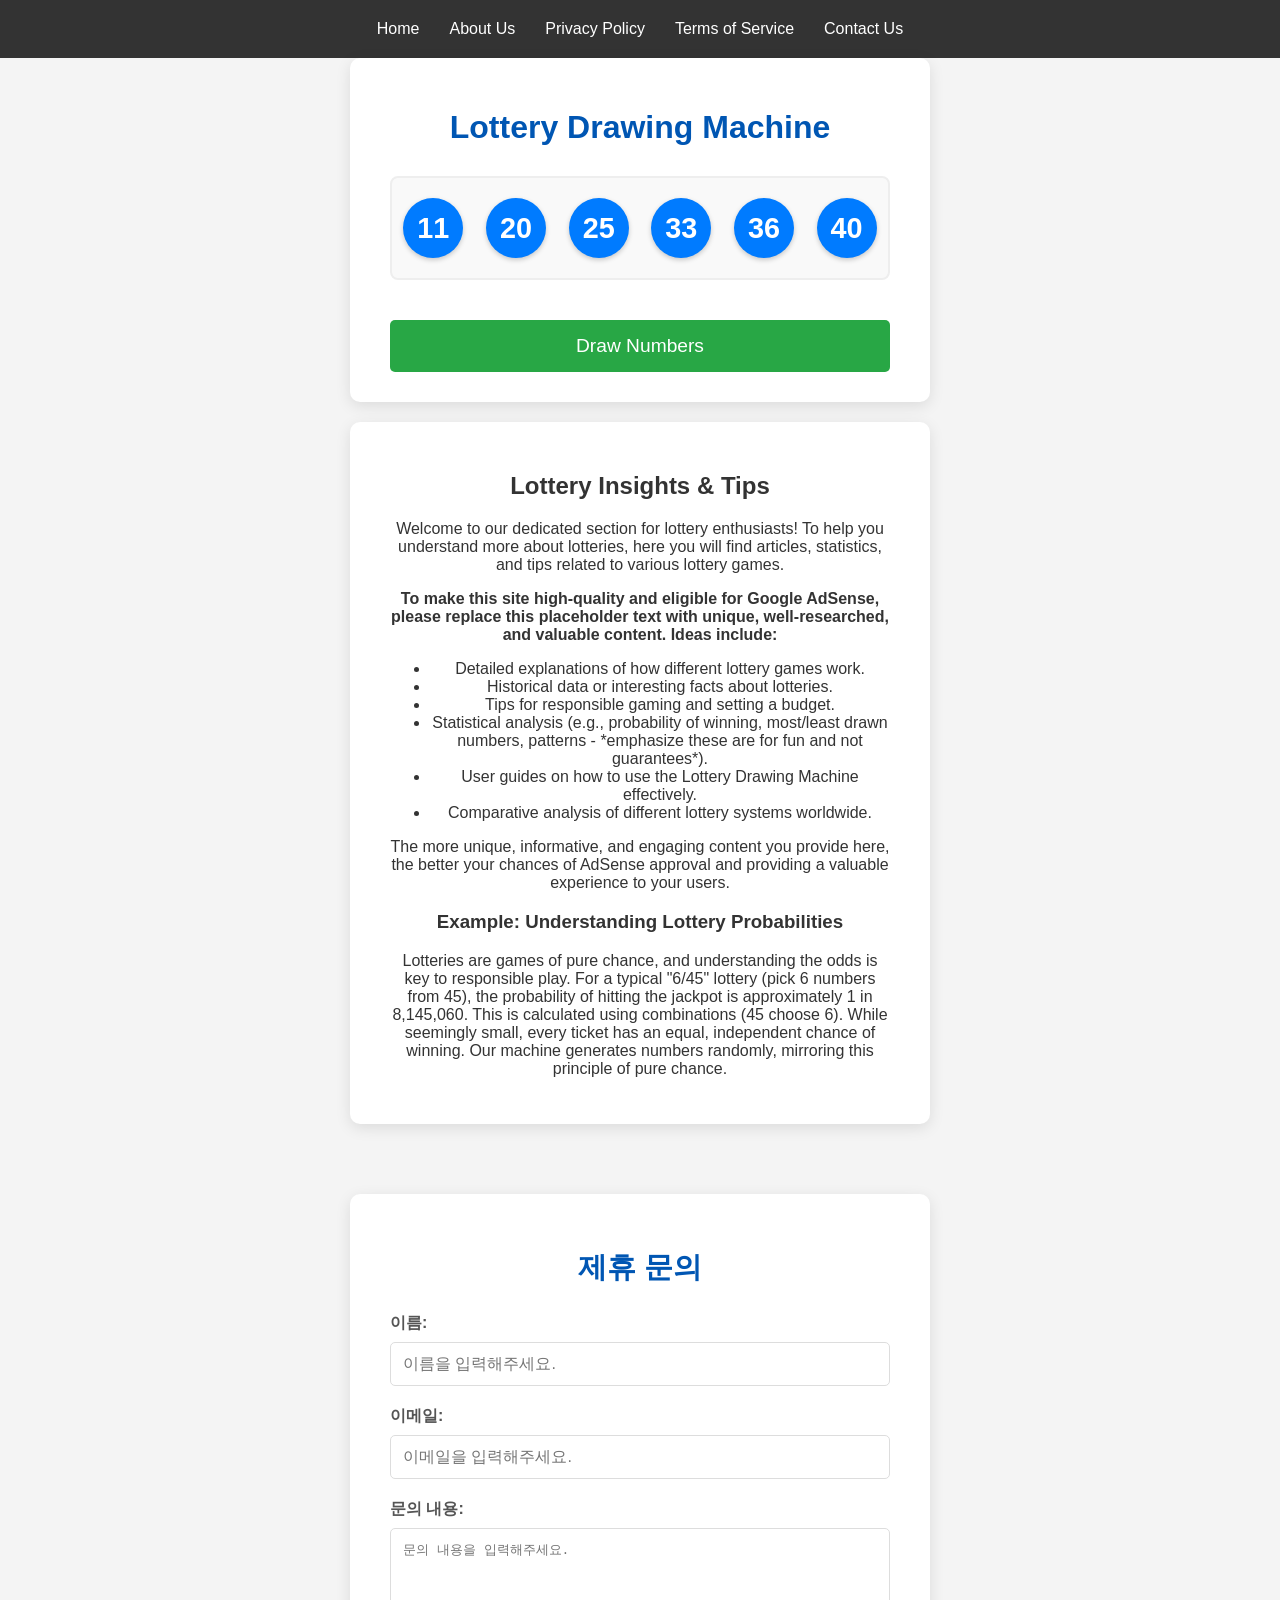
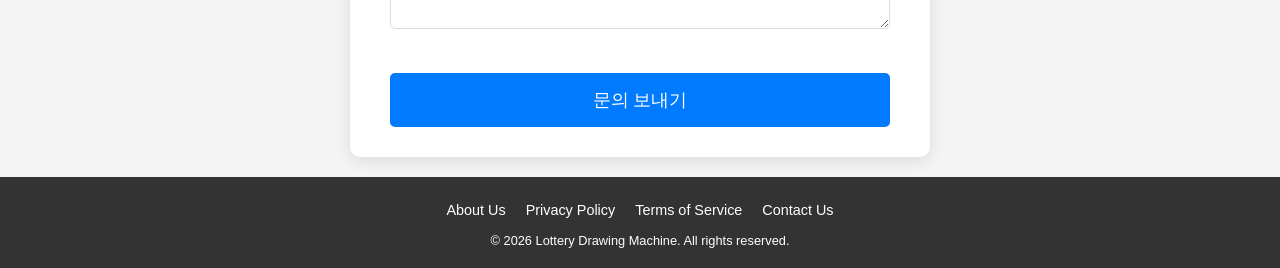
<file: index.html>
<!DOCTYPE html>
<html lang="en">
<head>
    <meta charset="UTF-8">
    <meta name="viewport" content="width=device-width, initial-scale=1.0">
    <title>Lottery Drawing Machine</title>
    <link rel="stylesheet" href="style.css">
    <meta name="google-adsense-account" content="ca-pub-6196400999027011">
    <script async src="https://pagead2.googlesyndication.com/pagead/js/adsbygoogle.js?client=ca-pub-6196400999027011"
     crossorigin="anonymous"></script>
</head>
<body>
    <header>
        <nav>
            <a href="index.html">Home</a>
            <a href="about.html">About Us</a>
            <a href="privacy.html">Privacy Policy</a>
            <a href="terms.html">Terms of Service</a>
            <a href="index.html#contact-form">Contact Us</a>
        </nav>
    </header>
    <div class="container">
        <h1>Lottery Drawing Machine</h1>
        <div id="lottery-numbers" class="numbers-display">
            <span class="number-ball">--</span>
            <span class="number-ball">--</span>
            <span class="number-ball">--</span>
            <span class="number-ball">--</span>
            <span class="number-ball">--</span>
            <span class="number-ball">--</span>
        </div>
        <button id="draw-button">Draw Numbers</button>
    </div>

    <!-- Start of Content Enhancement for AdSense Approval -->
    <section class="content-section container">
        <h2>Lottery Insights & Tips</h2>
        <p>Welcome to our dedicated section for lottery enthusiasts! To help you understand more about lotteries, here you will find articles, statistics, and tips related to various lottery games.</p>
        <p><strong>To make this site high-quality and eligible for Google AdSense, please replace this placeholder text with unique, well-researched, and valuable content. Ideas include:</strong></p>
        <ul>
            <li>Detailed explanations of how different lottery games work.</li>
            <li>Historical data or interesting facts about lotteries.</li>
            <li>Tips for responsible gaming and setting a budget.</li>
            <li>Statistical analysis (e.g., probability of winning, most/least drawn numbers, patterns - *emphasize these are for fun and not guarantees*).</li>
            <li>User guides on how to use the Lottery Drawing Machine effectively.</li>
            <li>Comparative analysis of different lottery systems worldwide.</li>
        </ul>
        <p>The more unique, informative, and engaging content you provide here, the better your chances of AdSense approval and providing a valuable experience to your users.</p>
        <h3>Example: Understanding Lottery Probabilities</h3>
        <p>Lotteries are games of pure chance, and understanding the odds is key to responsible play. For a typical "6/45" lottery (pick 6 numbers from 45), the probability of hitting the jackpot is approximately 1 in 8,145,060. This is calculated using combinations (45 choose 6). While seemingly small, every ticket has an equal, independent chance of winning. Our machine generates numbers randomly, mirroring this principle of pure chance.</p>
        <!-- End of example content. Please replace this with your own unique content. -->
    </section>
    <!-- End of Content Enhancement for AdSense Approval -->

    <form id="contact-form" action="https://formspree.io/f/mnjbjqnj" method="POST">
        <h2>제휴 문의</h2>
        <div class="form-group">
            <label for="name">이름:</label>
            <input type="text" id="name" name="name" required placeholder="이름을 입력해주세요.">
        </div>
        <div class="form-group">
            <label for="email">이메일:</label>
            <input type="email" id="email" name="email" required placeholder="이메일을 입력해주세요.">
        </div>
        <div class="form-group">
            <label for="message">문의 내용:</label>
            <textarea id="message" name="message" rows="5" required placeholder="문의 내용을 입력해주세요."></textarea>
        </div>
        <button type="submit">문의 보내기</button>
    </form>

    <script src="main.js"></script>
    <footer>
        <nav>
            <a href="about.html">About Us</a>
            <a href="privacy.html">Privacy Policy</a>
            <a href="terms.html">Terms of Service</a>
            <a href="index.html#contact-form">Contact Us</a>
        </nav>
        <p>&copy; 2026 Lottery Drawing Machine. All rights reserved.</p>
    </footer>
</body>
</html>
</file>
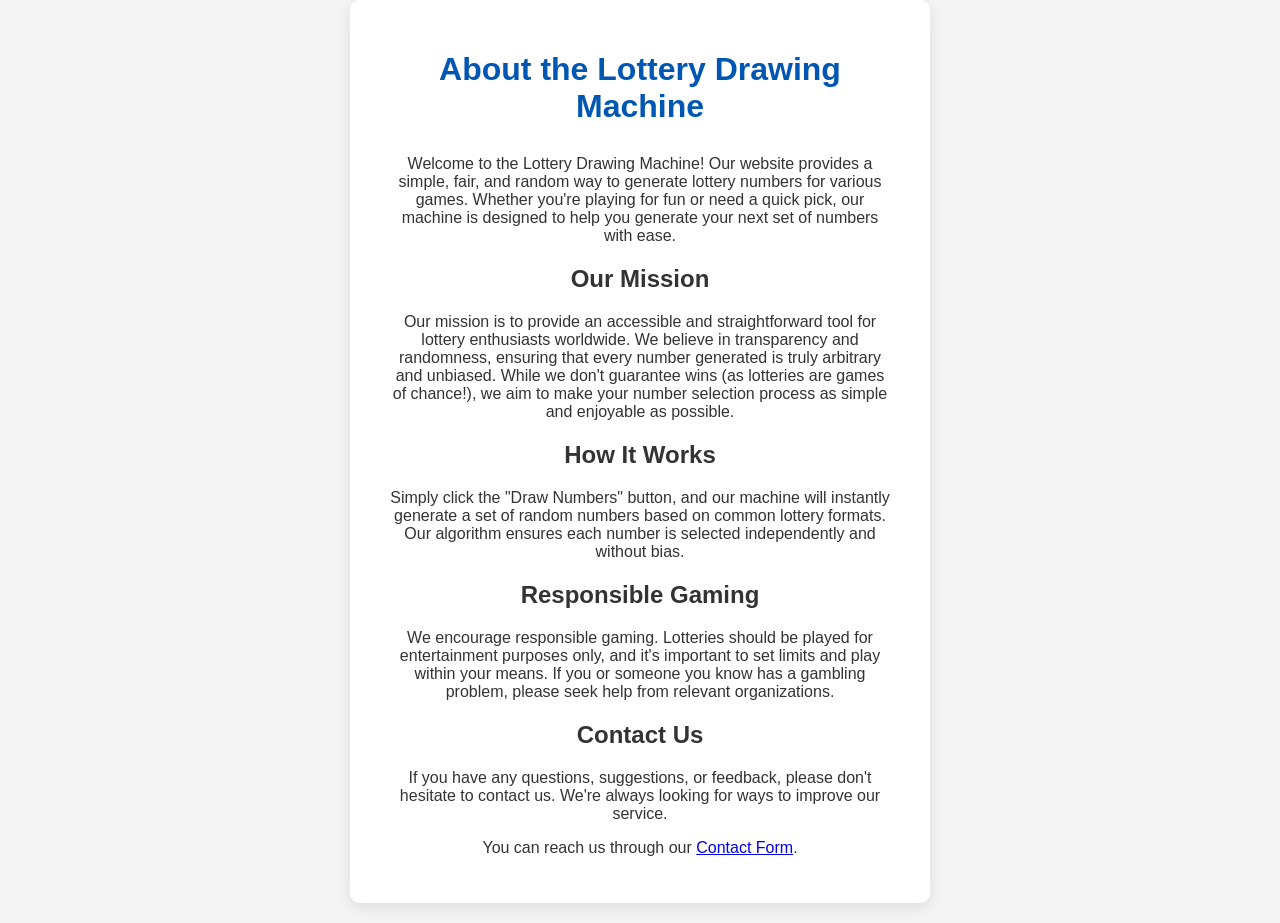
<file: about.html>
<!DOCTYPE html>
<html lang="en">
<head>
    <meta charset="UTF-8">
    <meta name="viewport" content="width=device-width, initial-scale=1.0">
    <title>About Us - Lottery Drawing Machine</title>
    <link rel="stylesheet" href="style.css">
    <script async src="https://pagead2.googlesyndication.com/pagead/js/adsbygoogle.js?client=ca-pub-6196400999027011"
     crossorigin="anonymous"></script>
</head>
<body>
    <div class="container">
        <h1>About the Lottery Drawing Machine</h1>
        <p>Welcome to the Lottery Drawing Machine! Our website provides a simple, fair, and random way to generate lottery numbers for various games. Whether you're playing for fun or need a quick pick, our machine is designed to help you generate your next set of numbers with ease.</p>

        <h2>Our Mission</h2>
        <p>Our mission is to provide an accessible and straightforward tool for lottery enthusiasts worldwide. We believe in transparency and randomness, ensuring that every number generated is truly arbitrary and unbiased. While we don't guarantee wins (as lotteries are games of chance!), we aim to make your number selection process as simple and enjoyable as possible.</p>

        <h2>How It Works</h2>
        <p>Simply click the "Draw Numbers" button, and our machine will instantly generate a set of random numbers based on common lottery formats. Our algorithm ensures each number is selected independently and without bias.</p>

        <h2>Responsible Gaming</h2>
        <p>We encourage responsible gaming. Lotteries should be played for entertainment purposes only, and it's important to set limits and play within your means. If you or someone you know has a gambling problem, please seek help from relevant organizations.</p>

        <h2>Contact Us</h2>
        <p>If you have any questions, suggestions, or feedback, please don't hesitate to contact us. We're always looking for ways to improve our service.</p>
        <p>You can reach us through our <a href="index.html#contact-form">Contact Form</a>.</p>
    </div>
    <script src="main.js"></script>
</body>
</html>
</file>
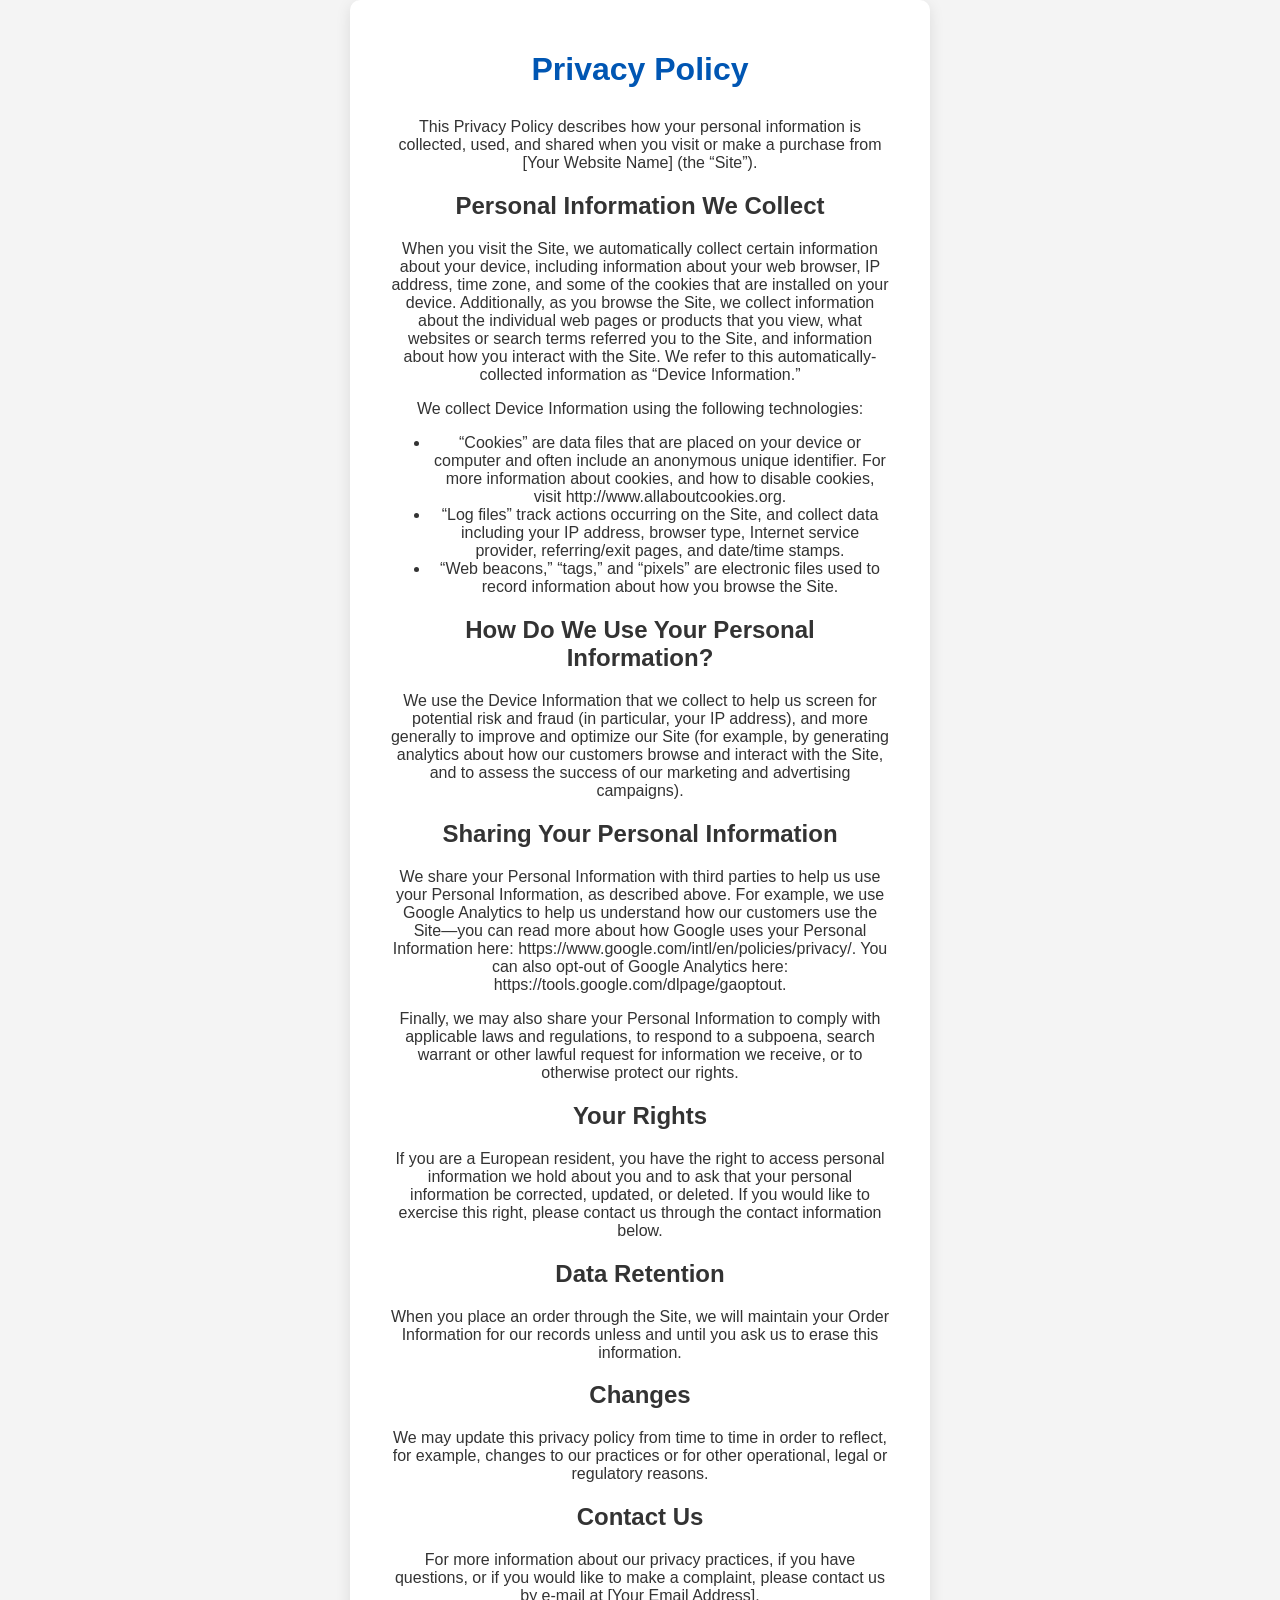
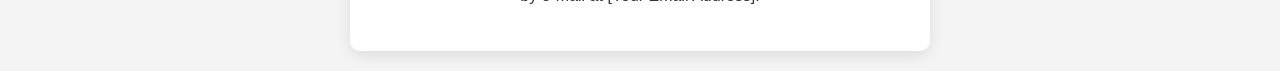
<file: privacy.html>
<!DOCTYPE html>
<html lang="en">
<head>
    <meta charset="UTF-8">
    <meta name="viewport" content="width=device-width, initial-scale=1.0">
    <title>Privacy Policy - Lottery Drawing Machine</title>
    <link rel="stylesheet" href="style.css">
    <script async src="https://pagead2.googlesyndication.com/pagead/js/adsbygoogle.js?client=ca-pub-6196400999027011"
     crossorigin="anonymous"></script>
</head>
<body>
    <div class="container">
        <h1>Privacy Policy</h1>
        <p>This Privacy Policy describes how your personal information is collected, used, and shared when you visit or make a purchase from [Your Website Name] (the “Site”).</p>

        <h2>Personal Information We Collect</h2>
        <p>When you visit the Site, we automatically collect certain information about your device, including information about your web browser, IP address, time zone, and some of the cookies that are installed on your device. Additionally, as you browse the Site, we collect information about the individual web pages or products that you view, what websites or search terms referred you to the Site, and information about how you interact with the Site. We refer to this automatically-collected information as “Device Information.”</p>
        <p>We collect Device Information using the following technologies:</p>
        <ul>
            <li>“Cookies” are data files that are placed on your device or computer and often include an anonymous unique identifier. For more information about cookies, and how to disable cookies, visit http://www.allaboutcookies.org.</li>
            <li>“Log files” track actions occurring on the Site, and collect data including your IP address, browser type, Internet service provider, referring/exit pages, and date/time stamps.</li>
            <li>“Web beacons,” “tags,” and “pixels” are electronic files used to record information about how you browse the Site.</li>
        </ul>

        <h2>How Do We Use Your Personal Information?</h2>
        <p>We use the Device Information that we collect to help us screen for potential risk and fraud (in particular, your IP address), and more generally to improve and optimize our Site (for example, by generating analytics about how our customers browse and interact with the Site, and to assess the success of our marketing and advertising campaigns).</p>

        <h2>Sharing Your Personal Information</h2>
        <p>We share your Personal Information with third parties to help us use your Personal Information, as described above. For example, we use Google Analytics to help us understand how our customers use the Site—you can read more about how Google uses your Personal Information here: https://www.google.com/intl/en/policies/privacy/. You can also opt-out of Google Analytics here: https://tools.google.com/dlpage/gaoptout.</p>
        <p>Finally, we may also share your Personal Information to comply with applicable laws and regulations, to respond to a subpoena, search warrant or other lawful request for information we receive, or to otherwise protect our rights.</p>

        <h2>Your Rights</h2>
        <p>If you are a European resident, you have the right to access personal information we hold about you and to ask that your personal information be corrected, updated, or deleted. If you would like to exercise this right, please contact us through the contact information below.</p>

        <h2>Data Retention</h2>
        <p>When you place an order through the Site, we will maintain your Order Information for our records unless and until you ask us to erase this information.</p>

        <h2>Changes</h2>
        <p>We may update this privacy policy from time to time in order to reflect, for example, changes to our practices or for other operational, legal or regulatory reasons.</p>

        <h2>Contact Us</h2>
        <p>For more information about our privacy practices, if you have questions, or if you would like to make a complaint, please contact us by e-mail at [Your Email Address].</p>
    </div>
    <script src="main.js"></script>
</body>
</html>
</file>
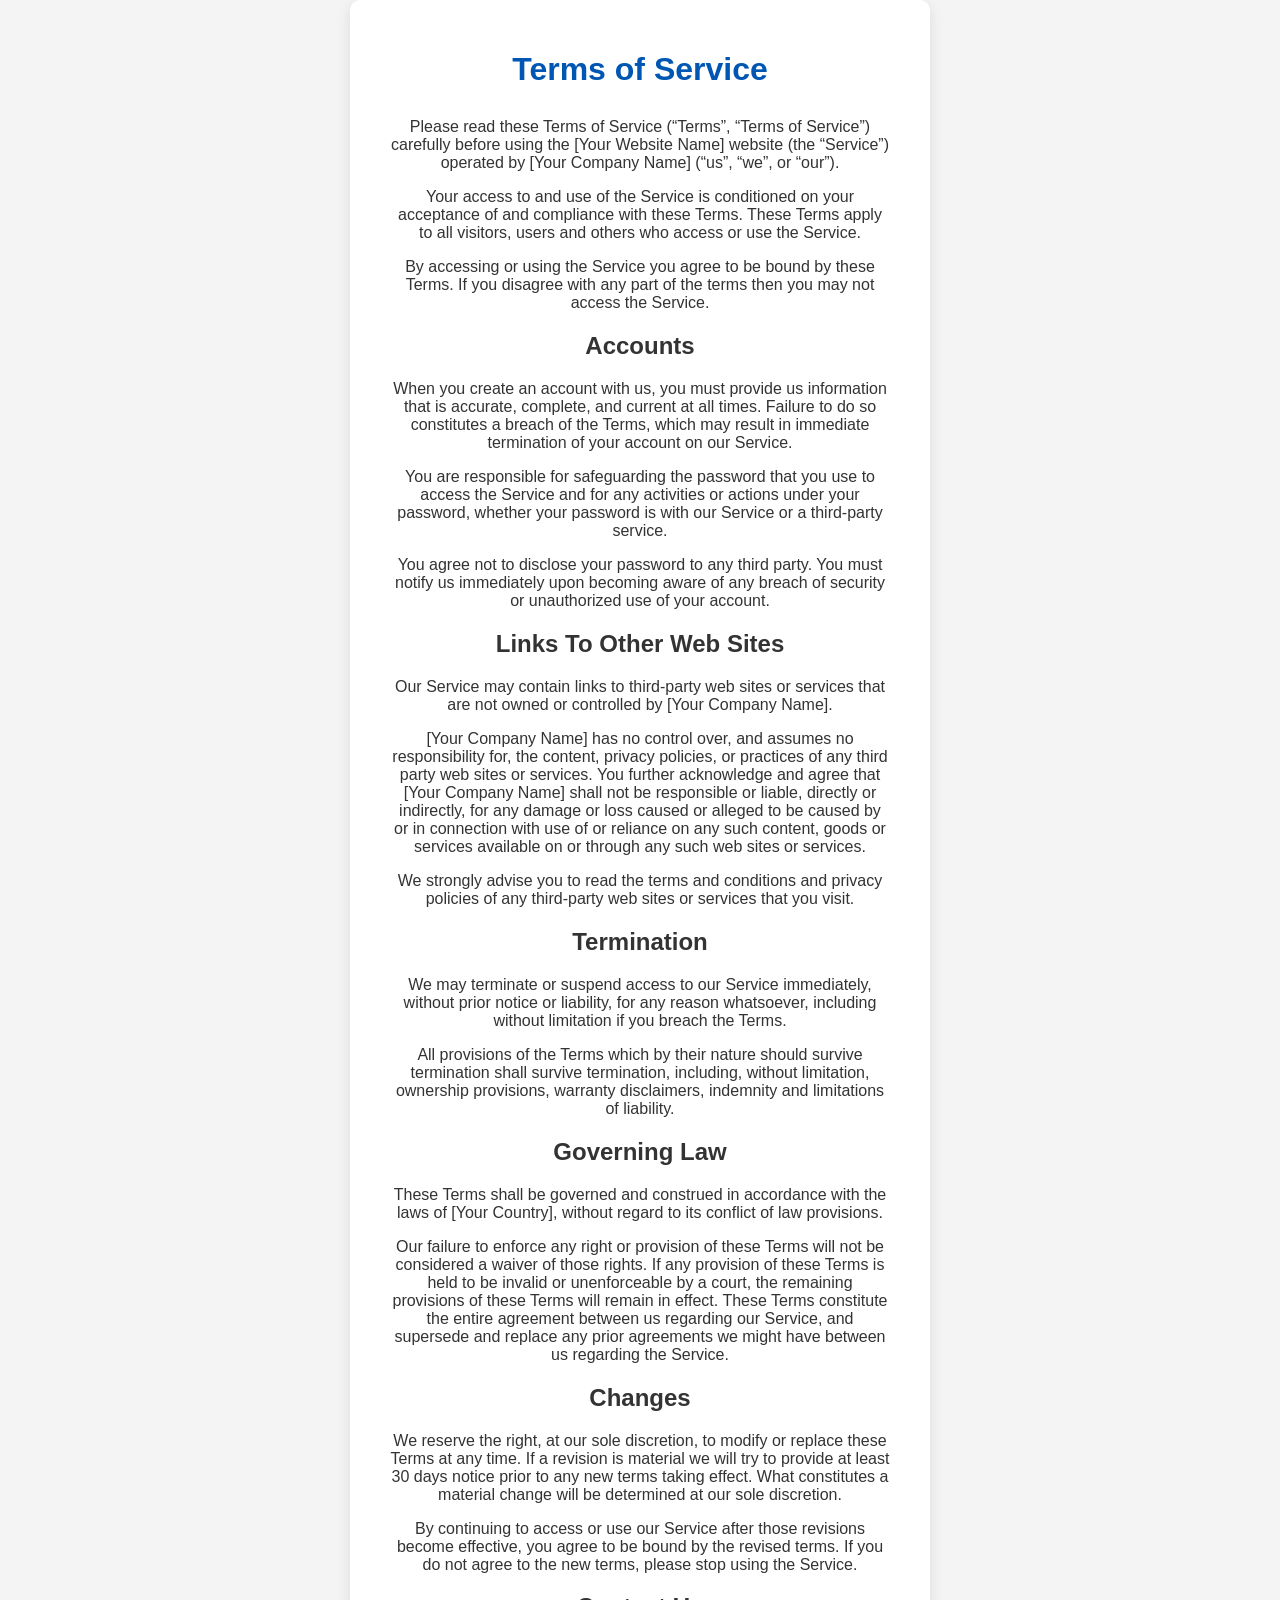
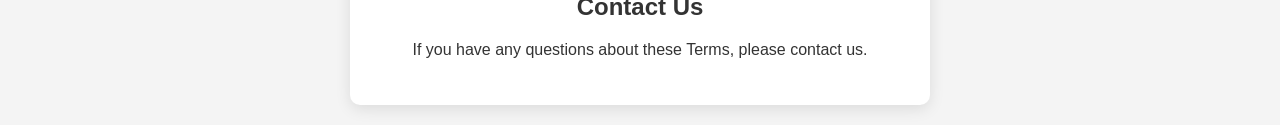
<file: terms.html>
<!DOCTYPE html>
<html lang="en">
<head>
    <meta charset="UTF-8">
    <meta name="viewport" content="width=device-width, initial-scale=1.0">
    <title>Terms of Service - Lottery Drawing Machine</title>
    <link rel="stylesheet" href="style.css">
    <script async src="https://pagead2.googlesyndication.com/pagead/js/adsbygoogle.js?client=ca-pub-6196400999027011"
     crossorigin="anonymous"></script>
</head>
<body>
    <div class="container">
        <h1>Terms of Service</h1>
        <p>Please read these Terms of Service (“Terms”, “Terms of Service”) carefully before using the [Your Website Name] website (the “Service”) operated by [Your Company Name] (“us”, “we”, or “our”).</p>

        <p>Your access to and use of the Service is conditioned on your acceptance of and compliance with these Terms. These Terms apply to all visitors, users and others who access or use the Service.</p>

        <p>By accessing or using the Service you agree to be bound by these Terms. If you disagree with any part of the terms then you may not access the Service.</p>

        <h2>Accounts</h2>
        <p>When you create an account with us, you must provide us information that is accurate, complete, and current at all times. Failure to do so constitutes a breach of the Terms, which may result in immediate termination of your account on our Service.</p>
        <p>You are responsible for safeguarding the password that you use to access the Service and for any activities or actions under your password, whether your password is with our Service or a third-party service.</p>
        <p>You agree not to disclose your password to any third party. You must notify us immediately upon becoming aware of any breach of security or unauthorized use of your account.</p>

        <h2>Links To Other Web Sites</h2>
        <p>Our Service may contain links to third-party web sites or services that are not owned or controlled by [Your Company Name].</p>
        <p>[Your Company Name] has no control over, and assumes no responsibility for, the content, privacy policies, or practices of any third party web sites or services. You further acknowledge and agree that [Your Company Name] shall not be responsible or liable, directly or indirectly, for any damage or loss caused or alleged to be caused by or in connection with use of or reliance on any such content, goods or services available on or through any such web sites or services.</p>
        <p>We strongly advise you to read the terms and conditions and privacy policies of any third-party web sites or services that you visit.</p>

        <h2>Termination</h2>
        <p>We may terminate or suspend access to our Service immediately, without prior notice or liability, for any reason whatsoever, including without limitation if you breach the Terms.</p>
        <p>All provisions of the Terms which by their nature should survive termination shall survive termination, including, without limitation, ownership provisions, warranty disclaimers, indemnity and limitations of liability.</p>

        <h2>Governing Law</h2>
        <p>These Terms shall be governed and construed in accordance with the laws of [Your Country], without regard to its conflict of law provisions.</p>
        <p>Our failure to enforce any right or provision of these Terms will not be considered a waiver of those rights. If any provision of these Terms is held to be invalid or unenforceable by a court, the remaining provisions of these Terms will remain in effect. These Terms constitute the entire agreement between us regarding our Service, and supersede and replace any prior agreements we might have between us regarding the Service.</p>

        <h2>Changes</h2>
        <p>We reserve the right, at our sole discretion, to modify or replace these Terms at any time. If a revision is material we will try to provide at least 30 days notice prior to any new terms taking effect. What constitutes a material change will be determined at our sole discretion.</p>
        <p>By continuing to access or use our Service after those revisions become effective, you agree to be bound by the revised terms. If you do not agree to the new terms, please stop using the Service.</p>

        <h2>Contact Us</h2>
        <p>If you have any questions about these Terms, please contact us.</p>
    </div>
    <script src="main.js"></script>
</body>
</html>
</file>
<file: style.css>
body {
    font-family: 'Arial', sans-serif;
    display: flex;
    flex-direction: column; /* Change to column to allow header, content, footer stacking */
    min-height: 100vh; /* Ensure body takes full viewport height */
    justify-content: flex-start; /* Align content to start after header */
    align-items: stretch; /* Stretch items to fill width */
    margin: 0;
    background-color: #f4f4f4;
    color: #333;
}

.container {
    background-color: #fff;
    padding: 30px 40px;
    border-radius: 10px;
    box-shadow: 0 4px 15px rgba(0, 0, 0, 0.1);
    text-align: center;
    max-width: 90%;
    width: 500px;
    margin-left: auto;
    margin-right: auto;
    margin-bottom: 20px; /* Add some space below main content */
    flex-grow: 1; /* Allow container to grow and fill available space */
}

h1 {
    color: #0056b3;
    margin-bottom: 30px;
    font-size: 2em;
}

.numbers-display {
    display: flex;
    justify-content: space-around;
    align-items: center;
    margin-bottom: 40px;
    padding: 20px 0;
    border: 2px solid #eee;
    border-radius: 8px;
    background-color: #f9f9f9;
}

.number-ball {
    width: 60px;
    height: 60px;
    background-color: #007bff;
    color: white;
    border-radius: 50%;
    display: flex;
    justify-content: center;
    align-items: center;
    font-size: 1.8em;
    font-weight: bold;
    margin: 0 5px;
    box-shadow: 0 2px 5px rgba(0, 0, 0, 0.2);
    flex-shrink: 0;
}

#draw-button {
    background-color: #28a745;
    color: white;
    border: none;
    padding: 15px 30px;
    border-radius: 5px;
    font-size: 1.2em;
    cursor: pointer;
    transition: background-color 0.3s ease, transform 0.2s ease;
    width: 100%;
}

#draw-button:hover {
    background-color: #218838;
    transform: translateY(-2px);
}

#draw-button:active {
    background-color: #1e7e34;
    transform: translateY(0);
}

#contact-form {
    margin-top: 50px;
    background-color: #fff;
    padding: 30px 40px;
    border-radius: 10px;
    box-shadow: 0 4px 15px rgba(0, 0, 0, 0.1);
    max-width: 500px;
    width: 100%;
    text-align: left; /* Align text inside form to left */
    margin-left: auto;
    margin-right: auto;
    margin-bottom: 20px;
}

#contact-form h2 {
    color: #0056b3;
    text-align: center;
    margin-bottom: 25px;
    font-size: 1.8em;
}

.form-group {
    margin-bottom: 20px;
}

.form-group label {
    display: block;
    margin-bottom: 8px;
    font-weight: bold;
    color: #555;
}

.form-group input[type="text"],
.form-group input[type="email"],
.form-group textarea {
    width: 100%;
    padding: 12px;
    border: 1px solid #ddd;
    border-radius: 5px;
    font-size: 1em;
    box-sizing: border-box; /* Include padding and border in the element's total width and height */
}

.form-group input[type="text"]:focus,
.form-group input[type="email"]:focus,
.form-group textarea:focus {
    border-color: #007bff;
    outline: none;
    box-shadow: 0 0 5px rgba(0, 123, 255, 0.25);
}

#contact-form button[type="submit"] {
    background-color: #007bff;
    color: white;
    border: none;
    padding: 15px 25px;
    border-radius: 5px;
    font-size: 1.1em;
    cursor: pointer;
    transition: background-color 0.3s ease;
    width: 100%;
    margin-top: 20px;
}

#contact-form button[type="submit"]:hover {
    background-color: #0056b3;
}

/* Header Styles */
header {
    background-color: #333;
    color: white;
    padding: 10px 0;
    text-align: center;
    width: 100%;
}

header nav {
    display: flex;
    justify-content: center;
    flex-wrap: wrap; /* Allow nav items to wrap on smaller screens */
}

header nav a {
    color: white;
    text-decoration: none;
    padding: 10px 15px;
    display: block;
    transition: background-color 0.3s ease;
}

header nav a:hover {
    background-color: #555;
}

/* Footer Styles */
footer {
    background-color: #333;
    color: white;
    padding: 20px 0;
    text-align: center;
    width: 100%;
    margin-top: auto; /* Push footer to the bottom */
}

footer nav {
    display: flex;
    justify-content: center;
    flex-wrap: wrap;
    margin-bottom: 10px;
}

footer nav a {
    color: white;
    text-decoration: none;
    padding: 5px 10px;
    display: block;
    transition: background-color 0.3s ease;
    font-size: 0.9em;
}

footer nav a:hover {
    background-color: #555;
}

footer p {
    font-size: 0.8em;
    margin: 0;
}

/* Responsive adjustments */
@media (max-width: 768px) {
    .container, #contact-form {
        padding: 20px;
    }

    .number-ball {
        width: 50px;
        height: 50px;
        font-size: 1.5em;
    }

    h1 {
        font-size: 1.8em;
    }

    header nav a, footer nav a {
        padding: 8px 10px;
        font-size: 0.8em;
    }
}

@media (max-width: 480px) {
    .number-ball {
        width: 40px;
        height: 40px;
        font-size: 1.2em;
        margin: 0 3px;
    }

    h1 {
        font-size: 1.5em;
    }

    #draw-button, #contact-form button {
        padding: 12px 20px;
        font-size: 1em;
    }
}
</file>
